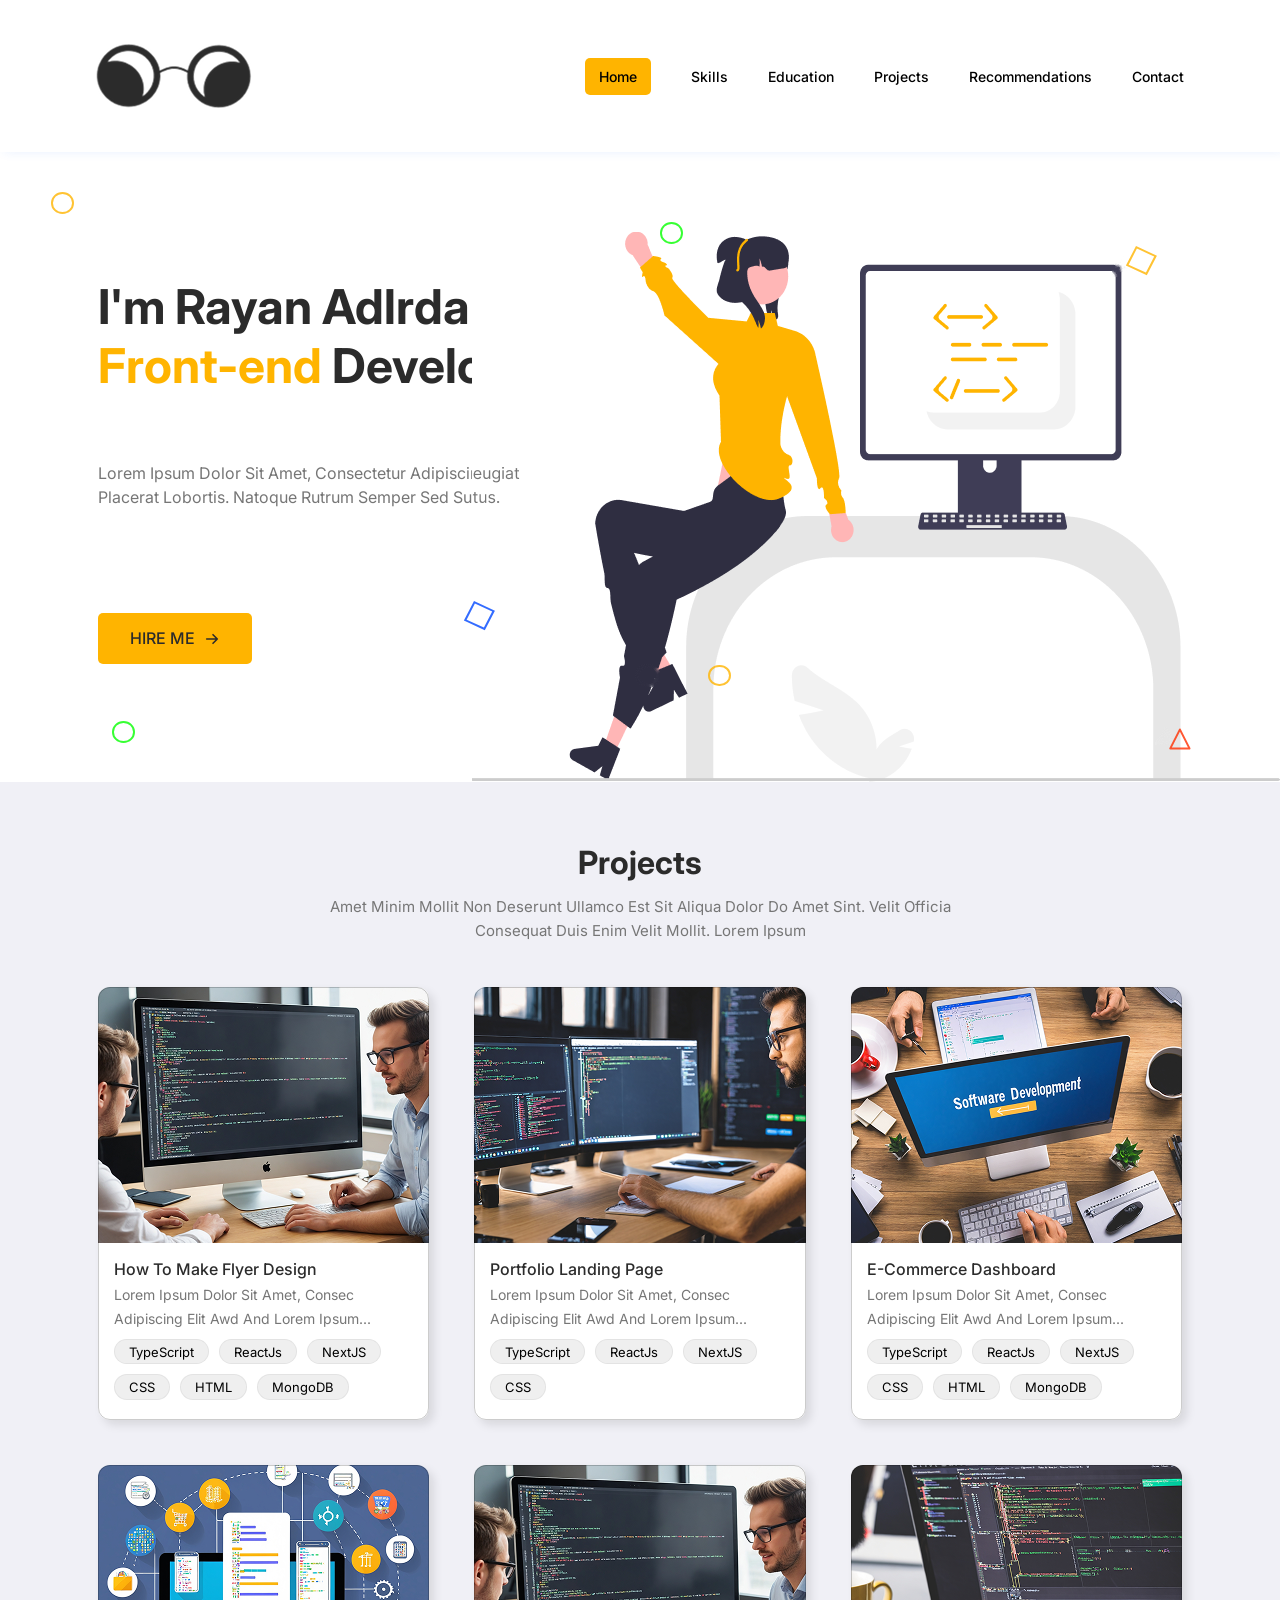
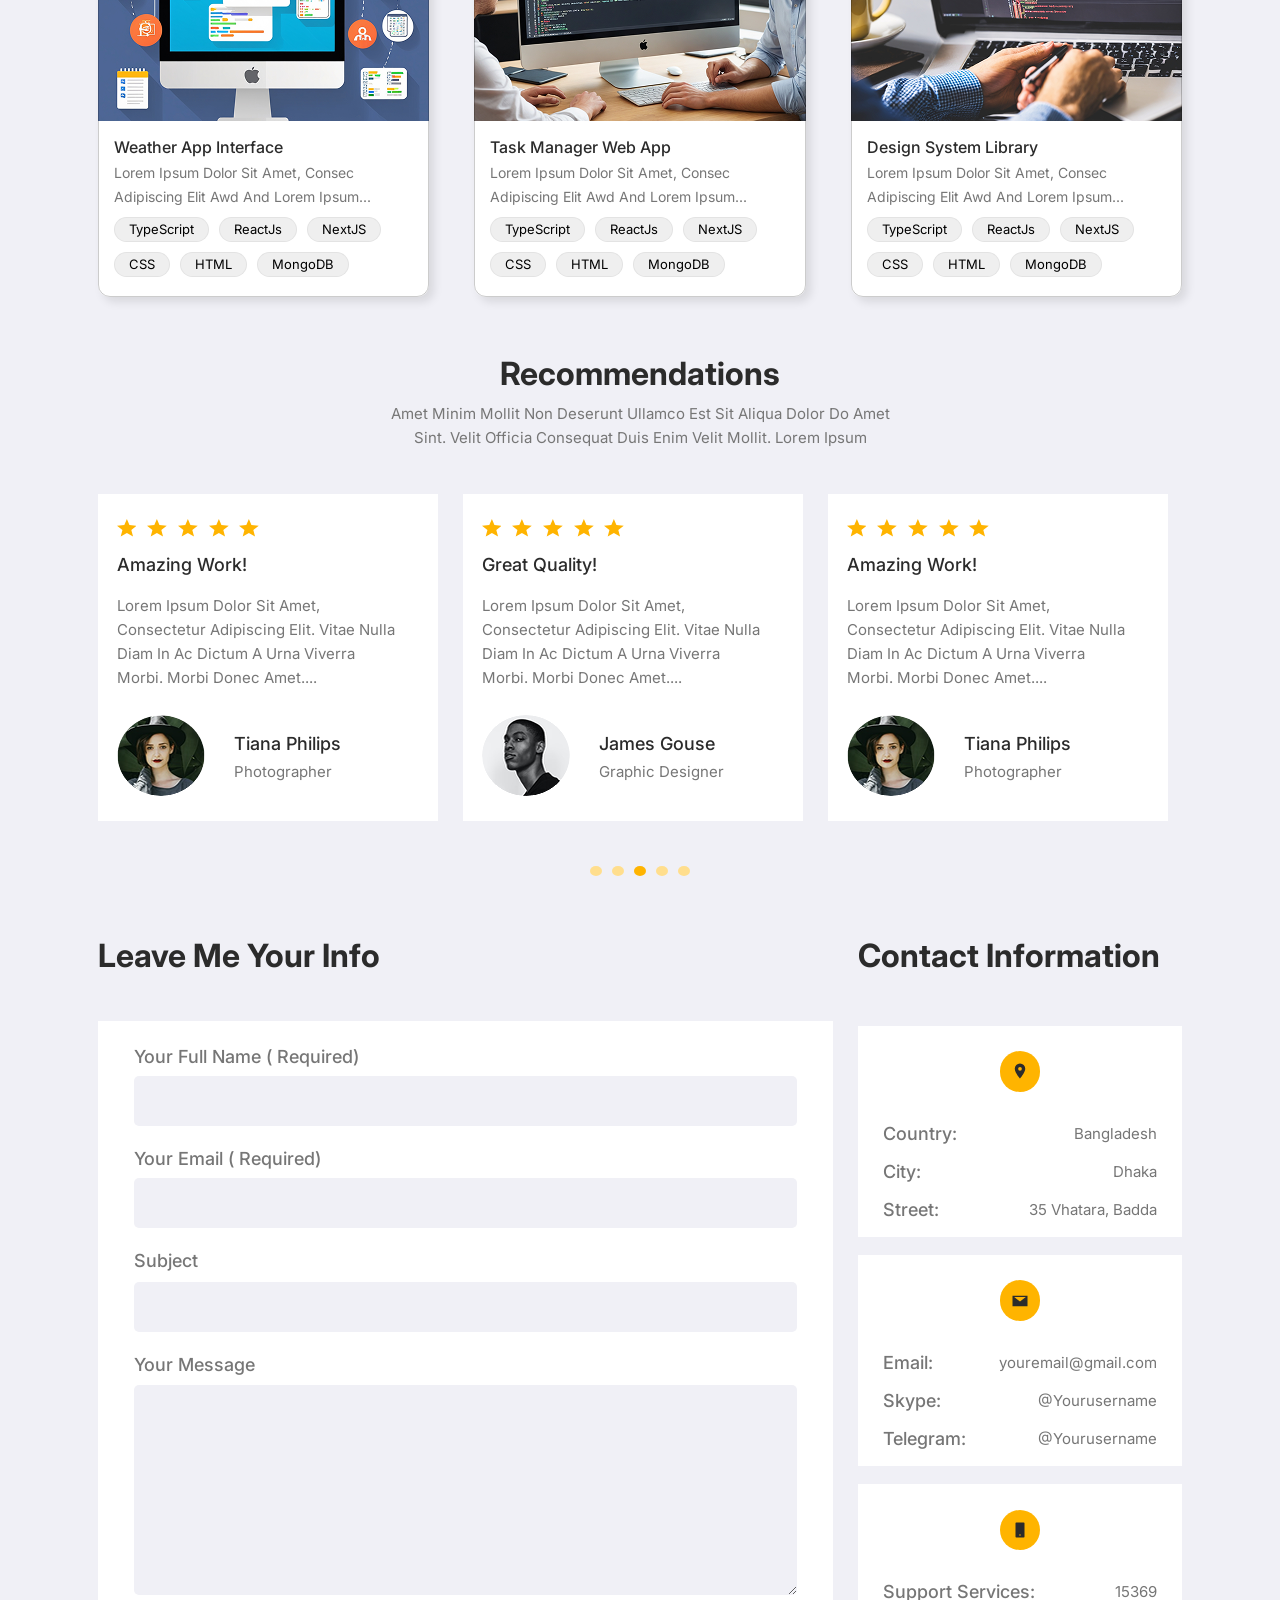
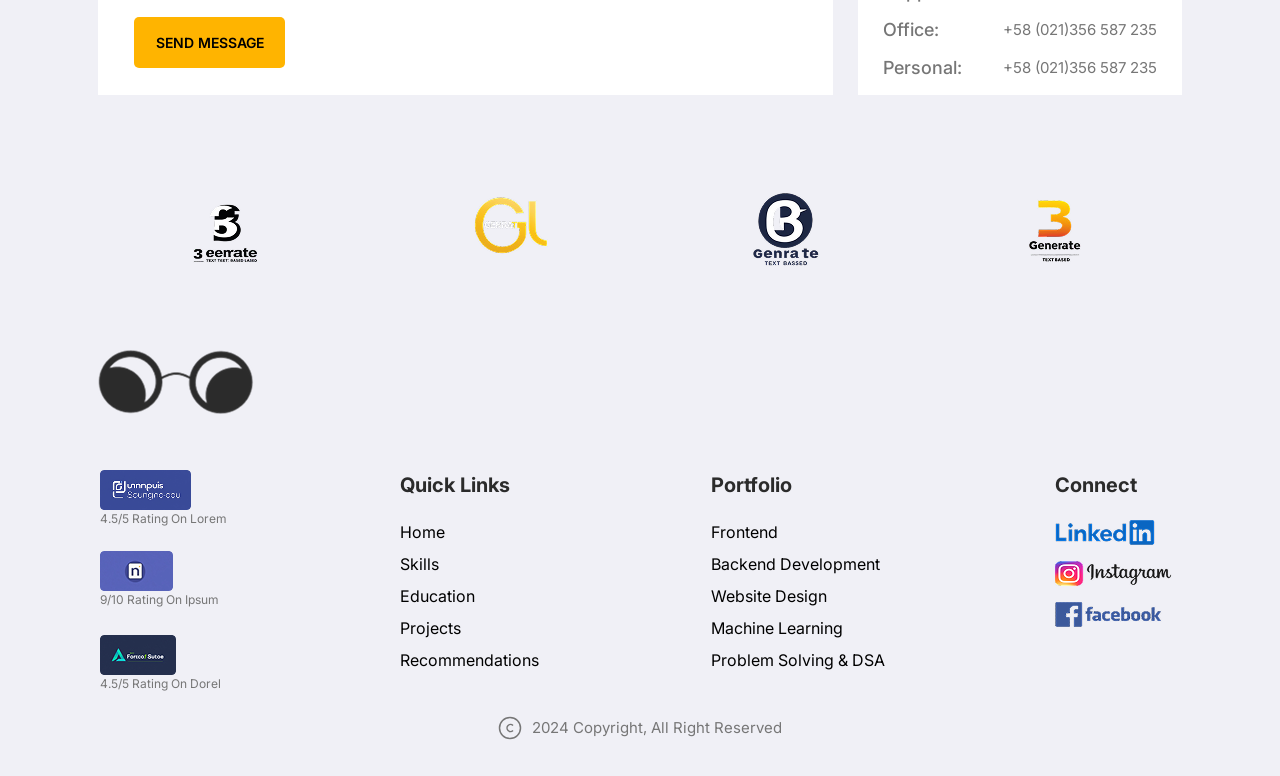
<file: Figma 1/index.html>
<!DOCTYPE html>
<html lang="en">
<head>
<meta charset="UTF-8">
<meta name="viewport" content="width=device-width, initial-scale=1">
<title>Rayan Adlrdard – Front-end Developer</title>
<meta name="description" content="Portfolio of Rayan Adlrdard, front-end developer.">
<link rel="icon" href="assets/icons/logo.png" type="image/png">
<link rel="preconnect" href="https://fonts.googleapis.com">
<link rel="preconnect" href="https://fonts.gstatic.com" crossorigin>
<link rel="stylesheet" href="https://fonts.googleapis.com/css2?family=Inter:wght@400;500;600;700&display=swap">
<link rel="stylesheet" href="css/reset.css">
<link rel="stylesheet" href="css/style.css">
</head>
<body>
<a class="skip-link" href="#main">Skip to content</a>

<header class="site-header" id="home">
  <div class="header-inner">
    <a href="#home" class="brand"><img src="assets/icons/logo.png" alt="Glasses logo – Rayan Adlrdard" width="158" height="76"></a>
    <button class="nav-toggle" aria-expanded="false" aria-controls="nav" aria-label="Toggle menu"><span></span><span></span><span></span></button>
    <nav id="nav" class="nav" aria-label="Primary">
      <ul>
        <li><a class="nav-link active" href="#home" aria-current="page">Home</a></li>
        <li><a class="nav-link" href="#skills">Skills</a></li>
        <li><a class="nav-link" href="#education">Education</a></li>
        <li><a class="nav-link" href="#projects">Projects</a></li>
        <li><a class="nav-link" href="#recommendations">Recommendations</a></li>
        <li><a class="nav-link" href="#contact">Contact</a></li>
      </ul>
    </nav>
  </div>
</header>

<main id="main">
  <section class="hero" aria-labelledby="hero-title">
    <div class="hero-inner">
      <div class="hero-copy">
        <h1 class="hero-title" id="hero-title">I'm Rayan Adlrdard <span class="hero-role"><span class="highlight">Front-end</span> Developer</span></h1>
        <p class="hero-text">Lorem ipsum dolor sit amet, consectetur adipiscing elit. Et, volutpat feugiat placerat lobortis. Natoque rutrum semper sed suspendisse nunc lectus.</p>
        <a class="btn btn-hire" href="#contact">Hire me <svg width="16" height="16" viewBox="0 0 16 16" aria-hidden="true"><path d="M2.7 8h10.6M9 3.7 13.3 8 9 12.3" fill="none" stroke="currentColor" stroke-width="1.6" stroke-linecap="round" stroke-linejoin="round"/></svg></a>
      </div>
      <div class="hero-art"><img class="hero-img" src="assets/images/hero.png" alt="Developer working at a desk with a laptop and monitor" width="808" height="550"></div>
      <span class="shape ring g s1" aria-hidden="true"></span>
      <span class="shape ring g s2" aria-hidden="true"></span>
      <span class="shape ring y s3" aria-hidden="true"></span>
      <span class="shape ring y s4" aria-hidden="true"></span>
      <span class="shape diamond y s5" aria-hidden="true"></span>
      <span class="shape diamond d-blue s6" aria-hidden="true"></span>
      <span class="shape triangle s7" aria-hidden="true"></span>
    </div>
  </section>

  <section class="projects section" id="projects" aria-labelledby="projects-title">
    <div class="container">
      <header class="section-head">
        <h2 id="projects-title">Projects</h2>
        <p>Amet minim mollit non deserunt ullamco est sit aliqua dolor do amet sint. Velit officia consequat duis enim velit mollit. lorem ipsum</p>
      </header>
      <div class="project-grid" id="projectGrid"></div>
    </div>
  </section>

  <section class="recommendations section" id="recommendations" aria-labelledby="rec-title">
    <div class="container">
      <header class="section-head">
        <h2 id="rec-title">Recommendations</h2>
        <p>Amet minim mollit non deserunt ullamco est sit aliqua dolor do amet sint. Velit officia consequat duis enim velit mollit. lorem ipsum</p>
      </header>
      <div class="reviews" role="region" aria-roledescription="carousel" aria-label="Client recommendations">
        <ul class="reviews-track" id="reviewsTrack"></ul>
      </div>
      <div class="slider-dots" role="tablist" aria-label="Choose recommendation" id="sliderDots"></div>
    </div>
  </section>

  <section class="contact section" id="contact" aria-labelledby="contact-title">
    <div class="container contact-grid">
      <div class="contact-form-col">
        <h2 id="contact-title">Leave me your info</h2>
        <form class="contact-form" id="contactForm" novalidate>
          <div class="field"><label for="fullName">Your Full Name ( Required)</label><input id="fullName" name="name" type="text" autocomplete="name" required aria-describedby="err-fullName"><p class="error" id="err-fullName" role="alert"></p></div>
          <div class="field"><label for="email">Your Email ( Required)</label><input id="email" name="email" type="email" autocomplete="email" required aria-describedby="err-email"><p class="error" id="err-email" role="alert"></p></div>
          <div class="field subject"><label for="subject">Subject</label><input id="subject" name="subject" type="text"></div>
          <div class="field"><label for="message">Your Message</label><textarea id="message" name="message" aria-describedby="err-message"></textarea><p class="error" id="err-message" role="alert"></p></div>
          <div class="form-actions"><button type="submit" class="btn btn-send">Send message</button><p class="form-status" id="formStatus" role="status" aria-live="polite"></p></div>
        </form>
      </div>
      <aside class="contact-info-col" aria-labelledby="info-title">
        <h2 id="info-title">Contact information</h2>
        <article class="info-card">
          <span class="info-icon"><svg width="18" height="18" viewBox="0 0 24 24" aria-hidden="true"><path d="M12 2a7 7 0 0 0-7 7c0 5 7 13 7 13s7-8 7-13a7 7 0 0 0-7-7Zm0 9.5A2.5 2.5 0 1 1 12 6.5a2.5 2.5 0 0 1 0 5Z" fill="#2B2B2B"/></svg></span>
          <dl><div><dt>Country:</dt><dd>Bangladesh</dd></div><div><dt>City:</dt><dd>Dhaka</dd></div><div><dt>Street:</dt><dd>35 Vhatara, Badda</dd></div></dl>
        </article>
        <article class="info-card">
          <span class="info-icon"><svg width="18" height="18" viewBox="0 0 24 24" aria-hidden="true"><path d="M2 5h20v14H2V5Zm2.2 1.8L12 12.6l7.8-5.8z" fill="#2B2B2B"/></svg></span>
          <dl><div><dt>Email:</dt><dd><a href="mailto:youremail@gmail.com">youremail@gmail.com</a></dd></div><div><dt>Skype:</dt><dd>@yourusername</dd></div><div><dt>Telegram:</dt><dd>@yourusername</dd></div></dl>
        </article>
        <article class="info-card">
          <span class="info-icon"><svg width="18" height="18" viewBox="0 0 24 24" aria-hidden="true"><path d="M7 2h10a1 1 0 0 1 1 1v18a1 1 0 0 1-1 1H7a1 1 0 0 1-1-1V3a1 1 0 0 1 1-1Zm5 17.5a1 1 0 1 0 0-2 1 1 0 0 0 0 2Z" fill="#2B2B2B"/></svg></span>
          <dl><div><dt>Support services:</dt><dd>15369</dd></div><div><dt>Office:</dt><dd><a href="tel:+5802135658723">+58 (021)356 587 235</a></dd></div><div><dt>Personal:</dt><dd><a href="tel:+5802135658723">+58 (021)356 587 235</a></dd></div></dl>
        </article>
      </aside>
    </div>
  </section>
</main>

<footer class="site-footer">
  <ul class="partners" aria-label="Partners">
    <li><img src="assets/images/partner-3-eanrate.png" alt="3 eanrate" width="140" height="144"></li>
    <li><img src="assets/images/partner-gl.png" alt="GL" width="140" height="144"></li>
    <li><img src="assets/images/partner-genrate.png" alt="Genrate" width="140" height="144"></li>
    <li><img src="assets/images/partner-generate.png" alt="Generate" width="140" height="144"></li>
  </ul>
  <div class="footer-main">
    <div class="container">
      <img class="footer-logo" src="assets/icons/logo.png" alt="Glasses logo" width="158" height="76">
      <div class="footer-grid">
        <ul class="ratings">
          <li><img src="assets/icons/upwork.png" alt="Upwork" width="91" height="40"><span>4.5/5 rating on Lorem</span></li>
          <li><img src="assets/icons/dribbble.png" alt="Dribbble" width="73" height="40"><span>9/10 rating on Ipsum</span></li>
          <li><img src="assets/icons/fiverr.png" alt="Fiverr" width="76" height="40"><span>4.5/5 rating on dorel</span></li>
        </ul>
        <nav class="footer-links" aria-label="Footer">
          <div><h3>Quick Links</h3><ul><li><a href="#home">Home</a></li><li><a href="#skills">Skills</a></li><li><a href="#education">Education</a></li><li><a href="#projects">Projects</a></li><li><a href="#recommendations">Recommendations</a></li></ul></div>
          <div><h3>Portfolio</h3><ul><li><a href="#projects">Frontend</a></li><li><a href="#projects">Backend Development</a></li><li><a href="#projects">Website Design</a></li><li><a href="#projects">Machine Learning</a></li><li><a href="#projects">Problem Solving &amp; DSA</a></li></ul></div>
          <div class="connect"><h3>Connect</h3><ul>
            <li><a href="https://www.linkedin.com" target="_blank" rel="noopener"><img src="assets/icons/linkedin.png" alt="LinkedIn" width="100" height="25"></a></li>
            <li><a href="https://www.instagram.com" target="_blank" rel="noopener"><img src="assets/icons/instagram.png" alt="Instagram" width="125" height="25"></a></li>
            <li><a href="https://www.facebook.com" target="_blank" rel="noopener"><img src="assets/icons/facebook.png" alt="Facebook" width="107" height="25"></a></li>
          </ul></div>
        </nav>
      </div>
    </div>
  </div>
  <p class="copyright"><svg width="24" height="24" viewBox="0 0 24 24" aria-hidden="true"><circle cx="12" cy="12" r="10.5" fill="none" stroke="#767676" stroke-width="1.5"/><path d="M15 9.5a3.5 3.5 0 1 0 0 5" fill="none" stroke="#767676" stroke-width="1.5"/></svg>2024 Copyright, All right reserved</p>
</footer>
<script src="js/main.js"></script>
</body>
</html>
</file>
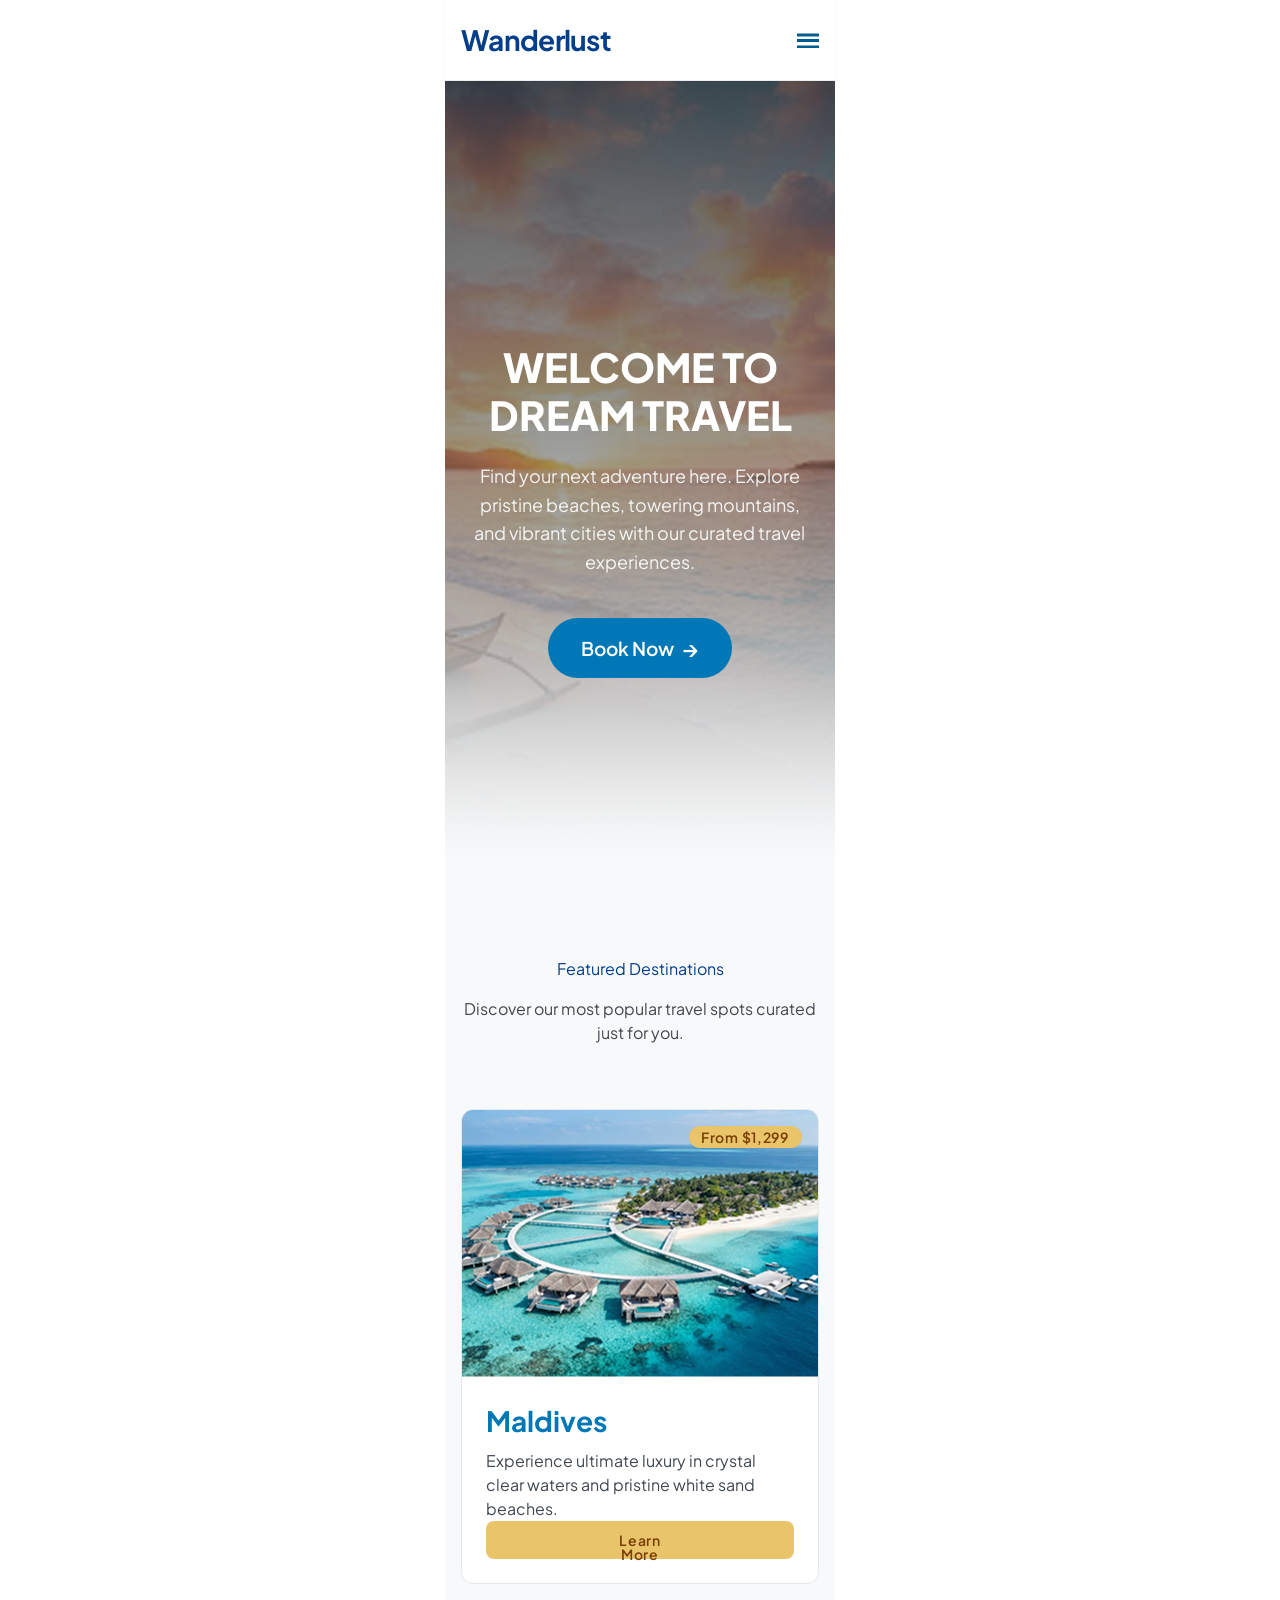
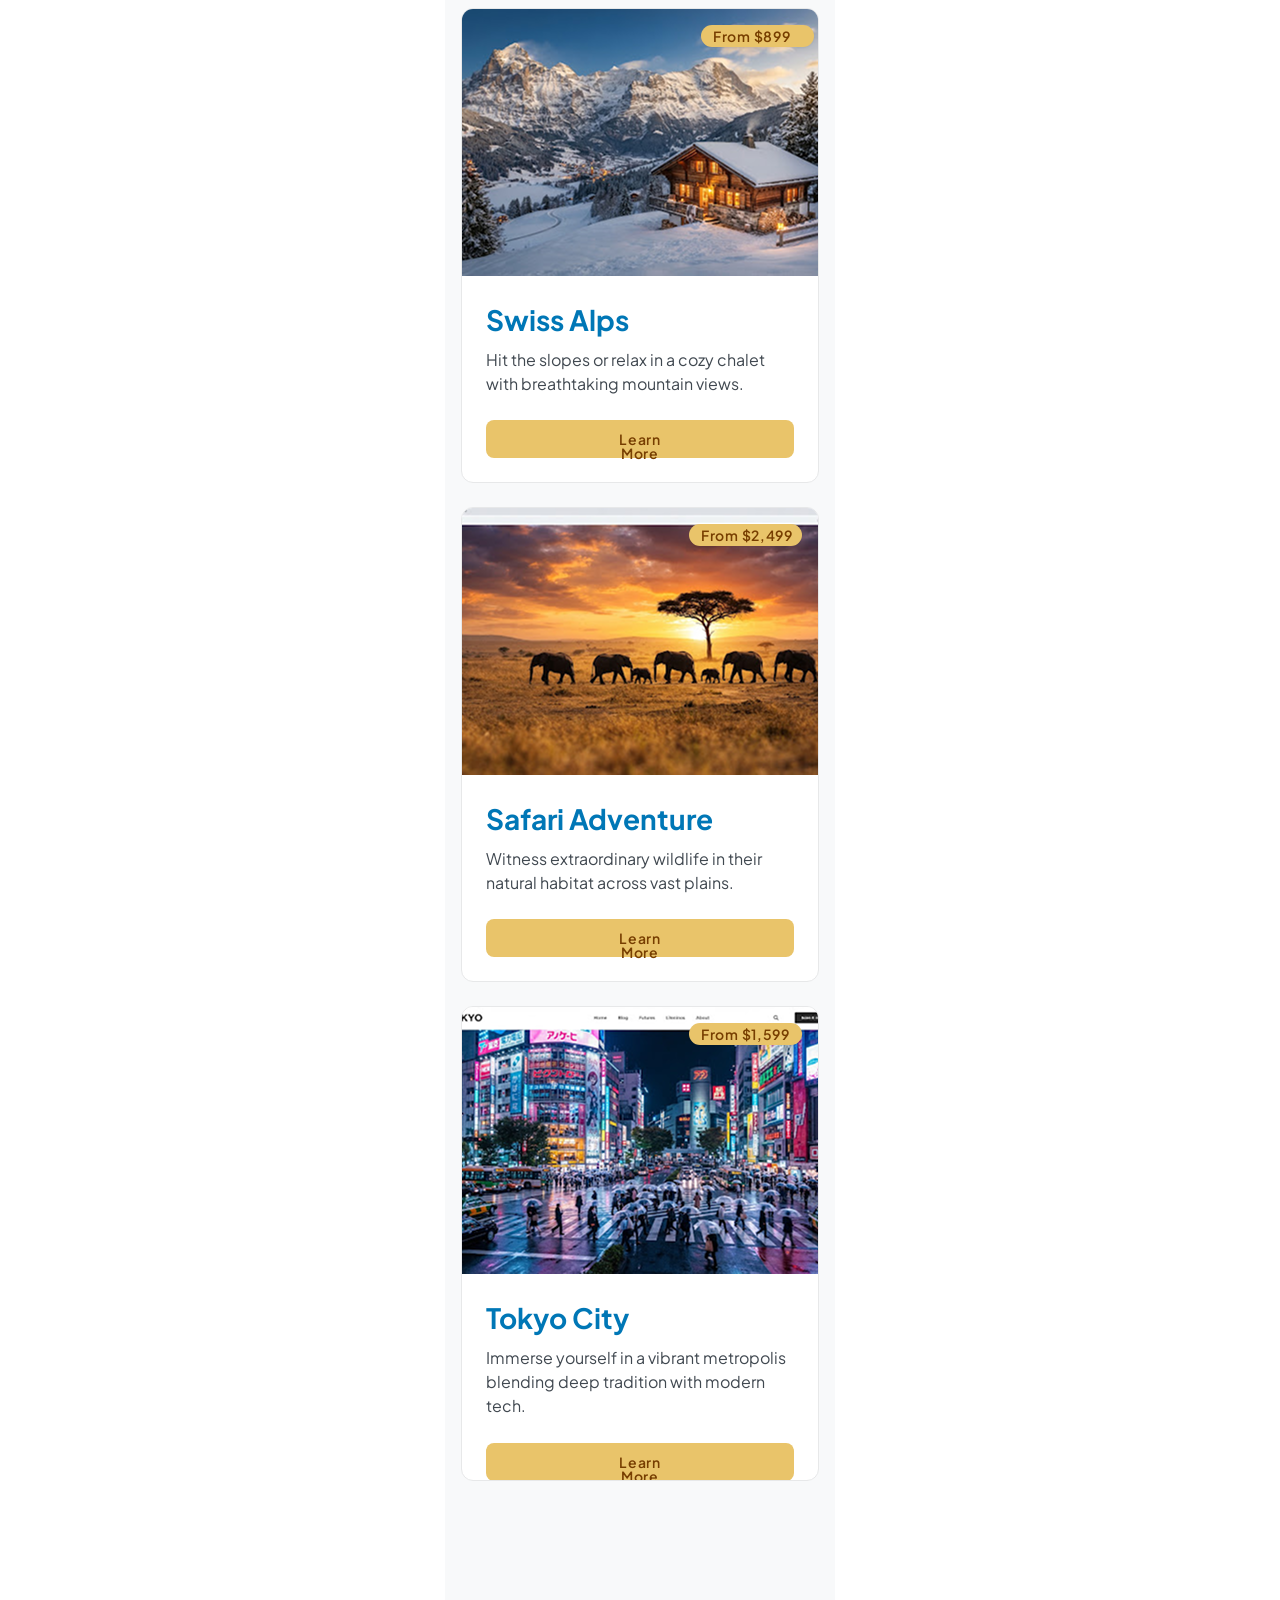
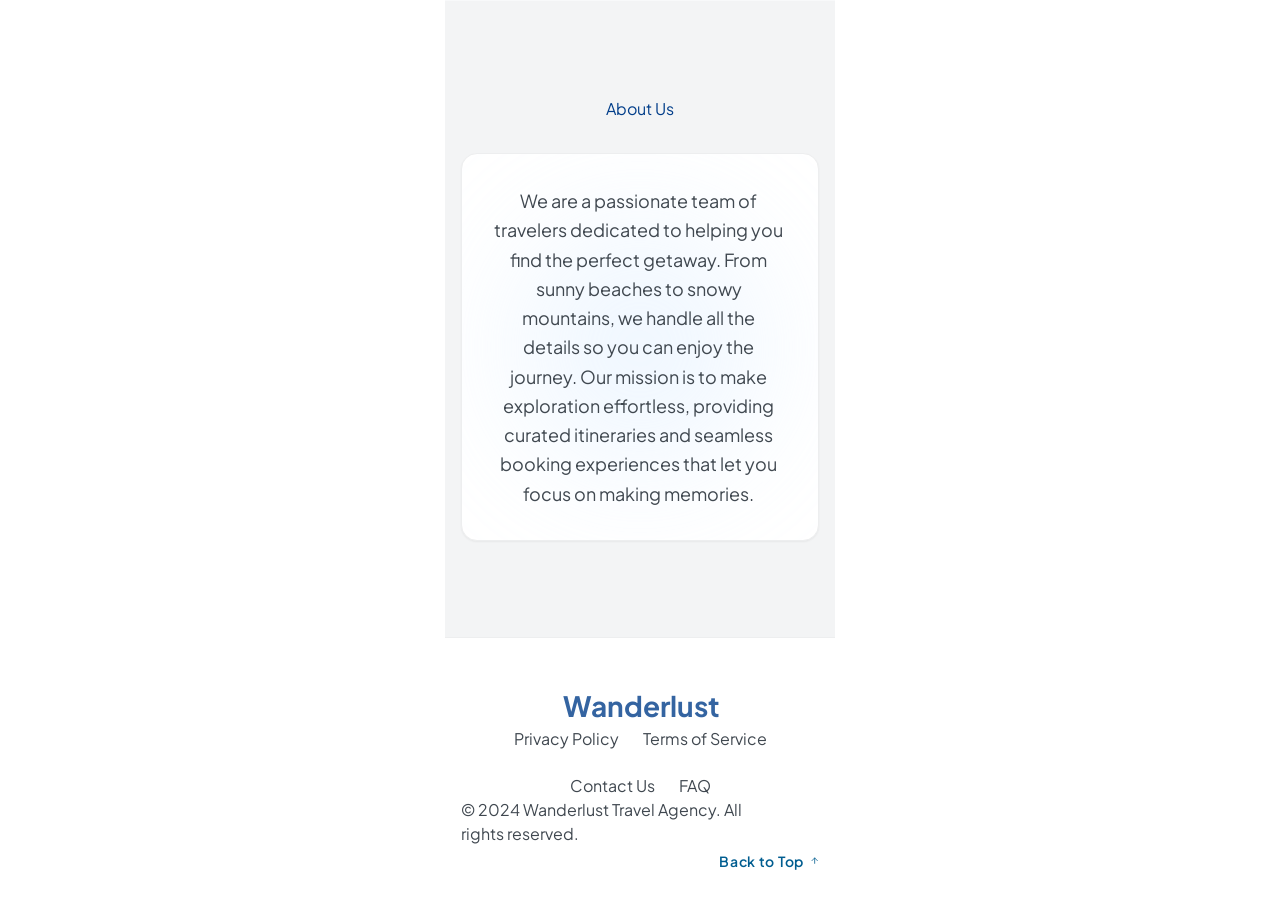
<file: Figma 2/index.html>
<!DOCTYPE html>
<html lang="en">
<head>
    <meta charset="UTF-8">
    <meta name="viewport" content="width=device-width, initial-scale=1.0">

    <title>Wanderlust</title>

    <link rel="preconnect" href="https://fonts.googleapis.com">
    <link rel="preconnect" href="https://fonts.gstatic.com" crossorigin>

    <link href="https://fonts.googleapis.com/css2?family=Plus+Jakarta+Sans:wght@400;500;600;700&display=swap" rel="stylesheet">

    <link rel="stylesheet" href="Style.css">
</head>
<body>

    
<header class="header">
    <div class="header-container">

        <a href="#home" class="logo">Wanderlust</a>

        <nav class="header-nav" id="headerNav">
            <a href="#home">Home</a>
            <a href="#destinations">Destinations</a>
            <a href="#about">About Us</a>
            <a href="#booking" class="header-book-btn">Book Now</a>
        </nav>

        <button class="menu-button" id="menuButton" aria-label="Toggle menu">
            <svg width="22.5" height="15" viewBox="0 0 22.5 15" fill="none">
                <path d="M0 2H22.5M0 7.5H22.5M0 14H22.5"
                stroke="#005D90" stroke-width="3"/>
            </svg>
        </button>

    </div>
</header>


    <main class="main-content">

        <!-- HERO SECTION -->
        <section class="hero">

            <div class="hero-background"></div>
            <div class="hero-overlay"></div>

            <div class="hero-container">

                <div class="hero-heading-container">
                    <h1 class="hero-heading">
                        WELCOME TO DREAM TRAVEL
                    </h1>
                </div>

                <div class="hero-description-container">
                    <p class="hero-description">
                        Find your next adventure here. Explore
                        pristine beaches, towering mountains,
                        and vibrant cities with our curated travel
                        experiences.
                    </p>
                </div>
                <!-- BOOK NOW BUTTON -->
<div class="hero-button-container">
    <a href="#destinations" class="hero-book-btn">
        Book  Now
        <span>→</span>
    </a>
</div>

            </div>

        </section>

        
<!-- DESTINATION SECTION -->
<section class="destination-section">

    <!-- Section Heading -->
   <div class="destination-container">
    <div class="destination-heading">
        <h2>Featured Destinations</h2>
    </div>

    <div class="destination-subheading-container">
        <p>Discover our most popular travel spots curated just for you.</p>
    </div>
</div>

    <!-- Destination Grid -->
    <div class="destination-grid">

        <!-- Card 1: Maldives -->
        <article class="destination-card">

            <div class="destination-image-container">
                <img src="imges/img_card1.png" alt="Maldives">

                <div class="price-badge">
                    <span>From $1,299</span>
                </div>
            </div>

            <div class="destination-card-content">

                <div class="destination-title-container">
                    <h3>Maldives</h3>
                </div>

                <div class="destination-description-container">
                    <p>
                        Experience ultimate luxury in crystal clear
                        waters and pristine white sand beaches.
                    </p>
                </div>

                <button class="destination-button">
                    <span>Learn More</span>
                </button>

            </div>

        </article>

        <!-- Card 2 -->
        <article class="destination-card">
            <div class="destination-image-container">
                <img src="imges/img_card2.png" alt="Swiss Alps">
            
               <div class="price-badge">
                    <span>From $899</span>
                </div>
            </div>    
            <div class="destination-card-content">
                <div class="destination-title-container">
                    <h3>Swiss Alps</h3>
                </div>

                <div class="destination-description-container">
                    <p>Hit the slopes or relax in a cozy chalet
                        with breathtaking mountain views.
                    </p>
                </div>

                <button class="destination-button">
                    <span>Learn More</span>
                </button>
            </div>
        </article>

        <!-- Card 3 -->
        <article class="destination-card">
            <div class="destination-image-container">
                <img src="imges/img_card3.png" alt="Safari Adventure">
            
                <div class="price-badge">
                    <span>From $2,499</span>
                </div>
             </div>   
            <div class="destination-card-content">
                <div class="destination-title-container">
                    <h3>Safari Adventure</h3>
                </div>

                <div class="destination-description-container">
                    <p>
                        Witness extraordinary wildlife in their
natural habitat across vast plains.
                    </p>
                </div>

                <button class="destination-button">
                    <span>Learn More</span>
                </button>
            </div>
        </article>

        <!-- Card 4 -->
        <article class="destination-card">
            <div class="destination-image-container">
                <img src="imges/img card4.png" alt="Tokyo city">
            
                <div class="price-badge">
                    <span>From $1,599</span>
               
                </div>
             </div>   
            <div class="destination-card-content">
                <div class="destination-title-container">
                    <h3>Tokyo City</h3>
                </div>

                <div class="destination-description-container">
                    <p>
                        Immerse yourself in a vibrant metropolis
blending deep tradition with modern
tech.
                    </p>
                </div>

                <button class="destination-button">
                    <span>Learn More</span>
                </button>
                <button class="destination-button">
    <span>Book Now</span>
</button>
            </div>
        </article>

    </div>

</section>


        <section class="about-section">
    <div class="about-container">

        <div class="about-heading-container">
            <h2>About Us</h2>
        </div>

        <div class="about-card">
            <div class="about-decoration"></div>

            <div class="about-text-container">
                <p>
                    We are a passionate team of travelers dedicated to helping you
                    find the perfect getaway. From sunny beaches to snowy
                    mountains, we handle all the details so you can enjoy the
                    journey. Our mission is to make exploration effortless,
                    providing curated itineraries and seamless booking
                    experiences that let you focus on making memories.
                </p>
            </div>
        </div>

    </div>
</section>

<footer class="footer">
    <div class="footer-container">

        <!-- Logo -->
        <div class="footer-logo-container">
            <a href="#" class="footer-logo">Wanderlust</a>
        </div>

        <!-- Navigation Links -->
        <nav class="footer-nav">
            <a href="#" class="footer-link">Contact Us</a>
            <a href="#" class="footer-link">FAQ</a>
            <a href="#" class="footer-link">Terms of Service</a>
            <a href="#" class="footer-link">Privacy Policy</a>
        </nav>

        <!-- Copyright and Back to Top -->
        <div class="footer-bottom-container">

            <div class="footer-copyright-container">
                <p class="footer-copyright">
                    © 2024 Wanderlust Travel Agency. All rights reserved.
                </p>
            </div>

            <a href="#" class="back-to-top">
                <span>Back to Top</span>
                <svg class="back-to-top-icon" width="9.33" height="9.33"
                     viewBox="0 0 24 24" fill="none">
                    <path d="M12 19V5M5 12L12 5L19 12"
                          stroke="#005D90" stroke-width="2"
                          stroke-linecap="round"
                          stroke-linejoin="round"/>
                </svg>
            </a>

        </div>

    </div>
</footer>

    </main>

   
    <script src="app.js"></script>

</body>
</html>
</file>
<file: Figma 1/css/style.css>
/* Design tokens — measured from the Figma export (frame 1440 x 3977) */
:root{
  --primary-accent:#FFB400;--accent-soft:#FFDE8D;
  --bg-page:#F0F0F6;--bg-card:#FFFFFF;
  --text-primary:#2B2B2B;--text-muted:#767676;--chip-bg:#EFEFEF;
  --gutter:98px;--section-gap:60px;
  --radius-sm:5px;--radius-md:12px;--radius-pill:50px;--radius-round:50%;
  --shadow-card:5px 5px 10px rgba(0,0,0,.1);
  --shadow-nav:4px 0 10px rgba(47,122,249,.1);
  --font-family:'Inter',-apple-system,BlinkMacSystemFont,'Segoe UI',sans-serif;
}
body{font-family:var(--font-family);background:var(--bg-page);color:var(--text-primary)}
:focus-visible{outline:3px solid var(--primary-accent);outline-offset:3px;border-radius:4px}
.skip-link{position:absolute;left:-999px;top:8px;background:var(--text-primary);color:#fff;padding:8px 14px;z-index:100;border-radius:var(--radius-sm)}
.skip-link:focus{left:8px}
.container{width:100%;max-width:1440px;margin-inline:auto;padding-inline:var(--gutter)}
.section{margin-top:var(--section-gap)}
h2{font-size:32px;font-weight:700;text-transform:capitalize}
.section-head{display:flex;flex-direction:column;align-items:center;gap:12px;text-align:center;margin:0 auto 45px}
.section-head p{font-size:15px;line-height:24px;height:47px;color:var(--text-muted);text-transform:capitalize}
#projects .section-head{max-width:654px}
#projects h2{line-height:41.26px}
#recommendations .section-head{max-width:502px}
#recommendations h2{line-height:33px}

/* Header: 152px = 38 + 76 + 38 */
.site-header{position:sticky;top:0;z-index:50;background:#fff;box-shadow:var(--shadow-nav)}
.header-inner{display:flex;justify-content:space-between;align-items:center;padding:38px 96px;max-width:1440px;margin:auto;transition:padding .3s ease}
.brand img{width:158px;height:76px;transition:width .3s ease,height .3s ease}
.nav ul{display:flex;gap:40px;align-items:center}
.nav li:first-child{padding-inline:14px}
.nav-link{position:relative;display:block;padding:10px 0;font-size:14px;line-height:17px;font-weight:500;color:#000;transition:color .25s ease}
.nav-link::before{content:"";position:absolute;inset:0 -14px;border-radius:var(--radius-sm);background:var(--primary-accent);opacity:0;z-index:-1;transition:opacity .25s ease}
.nav li:first-child .nav-link::before{inset:0 -14px}
.nav-link:hover::before{opacity:.3}
.nav-link.active::before{opacity:1}
.nav-toggle{display:none;width:44px;height:44px;flex-direction:column;justify-content:center;align-items:center;gap:5px}
.nav-toggle span{width:24px;height:2px;background:var(--text-primary);transition:transform .25s,opacity .25s}
.nav-toggle[aria-expanded="true"] span:nth-child(1){transform:translateY(7px) rotate(45deg)}
.nav-toggle[aria-expanded="true"] span:nth-child(2){opacity:0}
.nav-toggle[aria-expanded="true"] span:nth-child(3){transform:translateY(-7px) rotate(-45deg)}
.site-header.compact .header-inner{padding-block:12px}
.site-header.compact .brand img{width:104px;height:50px}

/* Buttons */
.btn{display:inline-flex;align-items:center;justify-content:center;background:var(--primary-accent);color:var(--text-primary);border-radius:var(--radius-sm);transition:transform .25s ease,box-shadow .25s ease}
.btn:hover{transform:translateY(-2px);box-shadow:0 8px 18px rgba(255,180,0,.4)}
.btn:disabled{opacity:.6;cursor:progress;transform:none}
.btn-hire{width:154px;height:51px;gap:9px;font-size:16px;line-height:19px;font-weight:500;text-transform:uppercase}
.btn-send{width:151px;height:50.83px;font-size:14px;line-height:17px;font-weight:600;text-transform:uppercase;color:#000}

/* Hero: 630px tall, content starts 125px in, art pinned bottom-right (808 x 550) */
.hero{background:#fff;overflow:hidden}
.hero-inner{position:relative;max-width:1440px;height:630px;margin:0 auto;padding:125px 98px 0}
.hero-title{font-size:48px;line-height:1.236;font-weight:700;min-height:160px;margin-bottom:23.93px;max-width:722px}
.hero-role{display:block}
.highlight{color:var(--primary-accent)}
.hero-text{font-size:16px;line-height:24px;width:600.84px;max-width:100%;min-height:118.72px;margin-bottom:33.65px;color:var(--text-muted);text-transform:capitalize}
.hero-art{position:absolute;right:0;bottom:0;width:808px;height:550.41px}
.hero-img{width:100%;height:100%;animation:breathe 7s ease-in-out infinite}
.shape{position:absolute;display:block;width:22.83px;height:21.58px;border:2px solid;animation:float 6s ease-in-out infinite;transform-origin:0 0}
.ring{border-radius:50%}
.g{border-color:rgba(5,255,0,.8)}.y{border-color:rgba(255,180,0,.8)}
.diamond{width:22.6px;height:21.83px;transform:matrix(.91,.42,-.46,.89,0,0)}
.d-blue{border-color:rgba(0,71,255,.8)}
.triangle{border:0;background:url("data:image/svg+xml,%3Csvg xmlns='http://www.w3.org/2000/svg' viewBox='0 0 23 22'%3E%3Cpath d='M11.4 1.5 21.6 20.5H1.2z' fill='none' stroke='rgba(255,46,0,.8)' stroke-width='2' stroke-linejoin='round'/%3E%3C/svg%3E") center/100% 100% no-repeat}
.s1{left:51.56%;top:70.15px}.s2{left:8.74%;top:569.29px;animation-delay:-3s}
.s3{left:55.31%;top:512.58px;animation-delay:-2s}.s4{left:3.99%;top:40.47px;animation-delay:-4s}
.s5{left:88.76%;top:93.97px;animation-delay:-2.5s}.s6{left:37.07%;top:449.23px;animation-delay:-5s}
.s7{left:91.29%;top:576.04px;animation-delay:-1.5s}
@keyframes float{0%,100%{translate:0 0}50%{translate:0 -12px}}
@keyframes breathe{0%,100%{transform:translateY(0)}50%{transform:translateY(-6px)}}

/* Projects: 3 x 385 cards, 45px gaps, 256px image, 16/16/20 body */
.project-grid{display:grid;grid-template-columns:repeat(3,1fr);gap:45px}
.project-card{position:relative;display:flex;flex-direction:column;background:var(--bg-card);border-radius:var(--radius-md);box-shadow:var(--shadow-card);transition:transform .3s cubic-bezier(.16,1,.3,1),box-shadow .3s ease}
.project-card::after{content:"";position:absolute;inset:0;border:1px solid rgba(0,0,0,.2);border-radius:var(--radius-md);pointer-events:none}
.project-card:hover{transform:translateY(-6px);box-shadow:0 12px 30px rgba(0,0,0,.08)}
.project-card img{width:100%;height:256px;object-fit:cover;border-radius:var(--radius-md) var(--radius-md) 0 0}
.card-body{display:flex;flex-direction:column;gap:15px;padding:16px 16px 20px}
.card-text{height:64.89px}
.card-text h3{font-size:16px;line-height:20.22px;font-weight:500;text-transform:capitalize}
.card-text p{margin-top:3.67px;height:41px;font-size:14px;line-height:24px;color:var(--text-muted);text-transform:capitalize}
.tags{display:flex;flex-wrap:wrap;gap:10px}
.tags li{height:25.28px;padding:0 14px;display:flex;align-items:center;font-size:13px;line-height:24px;background:var(--chip-bg);border:1px solid rgba(0,0,0,.05);border-radius:var(--radius-pill);color:#000;text-transform:capitalize}

/* Recommendations: 340 x 327 cards, 25px gap, clipped to the 1244 content width */
.reviews{overflow:hidden}
.reviews-track{display:flex;gap:25px;transition:transform .5s cubic-bezier(.16,1,.3,1);will-change:transform}
.review{flex:0 0 340px;height:327px;background:var(--bg-card);padding:25.36px 34px 0 18.65px}
.stars{display:flex;gap:10.96px;height:17.58px}
.stars svg{width:19.75px;height:17.58px;fill:var(--primary-accent)}
.review h3{margin-top:16.84px;font-size:18px;line-height:22.27px;font-weight:500;text-transform:capitalize}
.review blockquote{margin-top:18.2px;height:90.1px;font-size:15px;line-height:24px;color:var(--text-muted);text-transform:capitalize}
.author{display:flex;align-items:flex-start;gap:29.6px;margin-top:30.4px}
.author img{width:88px;height:81px;object-fit:cover;flex:none;border-radius:50%}
.author strong{display:block;margin-top:18.2px;font-size:18px;line-height:22.27px;font-weight:500;text-transform:capitalize}
.author span{display:block;margin-top:5.07px;font-size:15px;line-height:24px;color:var(--text-muted);text-transform:capitalize}
.slider-dots{display:flex;justify-content:center;gap:10px;margin-top:45px;height:10.07px}
.slider-dot{width:10px;height:10.07px;border-radius:50%;background:var(--accent-soft);transition:background-color .25s ease,transform .25s ease}
.slider-dot:hover{transform:scale(1.3)}
.slider-dot.active{background:var(--primary-accent)}

/* Contact: 846 form panel + 25 gap + 373 info column */
.contact-grid{display:grid;grid-template-columns:minmax(0,846fr) minmax(0,373fr);gap:25px;align-items:start}
.contact-form-col h2{line-height:40.21px;margin-bottom:45px}
.contact-form{background:#fff;padding:25px 36px 27.29px;display:grid;gap:22px}
.field{position:relative;display:grid;gap:8.02px}
.field.subject{gap:10.02px}
.field label{font-size:18px;line-height:22.04px;font-weight:500;color:var(--text-muted);text-transform:capitalize}
.field input,.field textarea{width:100%;height:50px;background:var(--bg-page);border:0;border-radius:var(--radius-sm);padding:0 16px;font-size:16px}
.field textarea{height:210.42px;padding:14px 16px;resize:vertical}
.field input:focus-visible,.field textarea:focus-visible{outline:2px solid var(--primary-accent);outline-offset:1px}
.field [aria-invalid="true"]{outline:2px solid #d93025}
.error{position:absolute;right:0;top:4px;font-size:12px;color:#d93025}
.form-actions{display:flex;align-items:center;gap:16px}
.form-status{font-size:14px;color:#1e7e34}
.contact-info-col{display:flex;flex-direction:column}
.contact-info-col h2{height:39px;line-height:39px;margin-bottom:51.15px}
.info-card{background:#fff;padding:25.13px 25.18px 15.08px;margin-bottom:18.1px}
.info-card:last-child{margin-bottom:0}
.info-icon{display:grid;place-items:center;width:40.29px;height:40.21px;margin:0 auto 30.08px;border-radius:var(--radius-round);background:var(--primary-accent)}
.info-card dl{display:grid;gap:14.07px;margin:0}
.info-card dl>div{display:flex;justify-content:space-between;align-items:center;height:24.13px}
.info-card dt{font-size:18px;line-height:22.12px;font-weight:500;color:var(--text-muted);text-transform:capitalize}
.info-card dd{margin:0;font-size:15px;line-height:24px;color:var(--text-muted);text-align:right;text-transform:capitalize}
.info-card dd a{text-transform:none}
.info-card dd a:hover{color:var(--text-primary);text-decoration:underline}

/* Footer: 144 logos + 401 links block + 56 copyright + 20 padding = 621 */
.site-footer{margin-top:var(--section-gap);padding-bottom:20px}
.partners{position:relative;width:970px;max-width:100%;height:144px;margin:0 auto}
.partners li{position:absolute;top:0;width:140px}
.partners li:nth-child(1){left:0}.partners li:nth-child(2){left:284px}.partners li:nth-child(3){left:561px}.partners li:nth-child(4){left:830px}
.footer-main{height:401px;padding-top:45px}
.footer-logo{margin-bottom:50px}
.footer-grid{display:flex;gap:120px;height:230px}
.ratings{display:flex;flex-direction:column;gap:20px;width:177px;margin:0 auto}
.ratings span{display:block;font-size:12px;line-height:18px;color:var(--text-muted);text-transform:capitalize}
.ratings li:nth-child(1) span{height:21px}.ratings li:nth-child(2) span{height:24px}.ratings li:nth-child(3) span{height:25px}
.ratings img{height:40px;border-radius:4px}
.footer-links{display:flex;gap:170px;width:780px;margin:0 auto}
.footer-links div:nth-child(1){width:141px}.footer-links div:nth-child(2){width:174px}.footer-links div:nth-child(3){width:125px}
.site-footer h3{font-size:20px;line-height:30px;font-weight:700;margin-bottom:20px;text-transform:capitalize}
.footer-links ul{display:grid;gap:8px}
.footer-links ul a{display:block;font-size:16px;line-height:24px;color:#000;text-transform:capitalize;transition:color .25s}
.footer-links ul a:hover{color:var(--primary-accent)}
.connect ul{gap:16px}
.connect ul a:hover{opacity:.7}
.connect img{height:25px}
.copyright{display:flex;justify-content:center;align-items:center;gap:10px;height:56px;font-size:15px;line-height:24px;color:var(--text-muted);text-transform:capitalize}

/* Responsive */
@media (max-width:1200px){
  :root{--gutter:40px}
  .header-inner{padding-inline:40px}
  .nav ul{gap:20px}
  .project-grid{grid-template-columns:repeat(2,1fr)}
  .contact-grid{grid-template-columns:1fr}
  .footer-main{height:auto;padding-bottom:20px}
  .footer-grid{height:auto;flex-wrap:wrap;gap:40px}
  .ratings,.footer-links{margin:0}
  .footer-links{width:auto;gap:60px;flex-wrap:wrap}
}
@media (max-width:1000px){
  .hero-inner{height:auto;padding-top:48px}
  .hero-art{position:relative;width:100%;max-width:560px;height:auto;margin:32px auto 0}
  .shape{display:none}
  .hero-title{min-height:0}.hero-text{min-height:0}
}
@media (max-width:860px){
  .nav-toggle{display:flex}
  .nav{position:absolute;left:0;right:0;top:100%;background:#fff;box-shadow:0 12px 20px rgba(0,0,0,.08);max-height:0;overflow:hidden;transition:max-height .3s ease}
  .nav.open{max-height:420px}
  .nav ul{flex-direction:column;align-items:flex-start;gap:6px;padding:12px 38px 20px}
  .partners{display:flex;flex-wrap:wrap;justify-content:center;height:auto;gap:10px}
  .partners li{position:static;width:100px}
}
@media (max-width:600px){
  :root{--gutter:20px}
  .header-inner{padding:16px 20px}
  .brand img{width:104px;height:50px}
  .hero-title{font-size:32px}
  h2{font-size:26px}
  .project-grid{grid-template-columns:1fr}
  .review{flex-basis:290px}
  .contact-form{padding:20px}
  .section-head p{height:auto}
}
@media (prefers-reduced-motion:reduce){
  *,*::before,*::after{animation:none!important;transition:none!important;scroll-behavior:auto!important}
}
</file>
<file: Figma 2/Style.css>
* {
    margin: 0;
    padding: 0;
    box-sizing: border-box;
}

body {
    width: 390px;
    margin: 0 auto;
    font-family: "Plus Jakarta Sans", sans-serif;
    background: #FFFFFF;
}

/* HEADER */


/* HEADER */
.header {
    position: relative;
    z-index: 1000;

    width: 390px;
    height: 81px;
    background: #FFFFFFE5;
    border-bottom: 1px solid #BFC7D14D;
    box-shadow: 0px 1px 2px 0px #0000000D;
    backdrop-filter: blur(12px);
    -webkit-backdrop-filter: blur(12px);
}

.header-container {
    width: 390px;
    height: 80px;
    max-width: 1536px;
    padding-left: 16px;
    padding-right: 16px;

    display: flex;
    align-items: center;
    justify-content: space-between;
}

.logo {
    width: 149.33px;
    height: 40px;
    display: flex;
    align-items: center;

    color: #023E8A;
    font-size: 28px;
    font-weight: 700;
    line-height: 39.2px;
    letter-spacing: -0.7px;
    text-decoration: none;
}

.menu-button {
    width: 22.5px;
    height: 18px;

    display: flex;
    align-items: center;
    justify-content: center;

    border: none;
    background: transparent;
    padding: 0;
    cursor: pointer;

    transform: translateX(0);
}

.menu-button svg {
    width: 22.5px;
    height: 15px;
    flex-shrink: 0;
}

/* HEADER NAVIGATION */
.header-nav {
    display: none;
    width: 358px;
    height: 80px;
    align-items: center;
    justify-content: space-between;
}

.header-nav a {
    font-family: "Plus Jakarta Sans", sans-serif;
    font-size: 14px;
    font-weight: 500;
    color: #023E8A;
    text-decoration: none;
    white-space: nowrap;
}

.header-nav .header-book-btn {
    padding: 10px 14px;
    border-radius: 8px;
    background: #E9C46A;
    color: #773E00;
}

/* MENU OPEN */
.header.menu-open .logo {
    display: none;
}

.header.menu-open .header-nav {
    display: flex;
}

.header.menu-open .menu-button {
    display: none;
}


/* MAIN CONTENT */

.main-content {
    width: 390px;
    height: 3756px;
}

/* HERO SECTION */

.hero {
    position: relative;
    width: 390px;
    height: 780px;
    min-height: 600px;
    padding-top: 180px;
    opacity: 1;
    overflow: hidden;
}

/* HERO BACKGROUND IMAGE */

.hero-background {
    position: absolute;
    inset: 0;
    width: 390px;
    height: 780px;

    background-image: url("imges/bg-img.png");
    background-size: cover;
    background-position: center;
    background-repeat: no-repeat;
}

/* HERO GRADIENT */

.hero-overlay {
    position: absolute;
    inset: 0;
    width: 390px;
    height: 780px;

    background: linear-gradient(
        180deg,
        rgba(0, 0, 0, 0.4) 0%,
        rgba(0, 0, 0, 0.2) 50%,
        #F8F9FA 100%
    );
}

/* HERO CONTENT CONTAINER */

.hero-container {
    position: relative;
    z-index: 1;

    width: 390px;
    height: 335.19px;
    max-width: 896px;

    padding-left: 16px;
    padding-right: 16px;
}

/* HERO HEADING CONTAINER */


.hero-heading-container {
    width: 358px;
    height: 202px;
    padding-bottom: 24px;

    display: flex;
    justify-content: center;

    transform: translateY(80px);
}

.hero-heading {

    font-family: "Plus Jakarta Sans", sans-serif;
    font-weight: 800;
    font-size: 40px;
    line-height: 48px;
    text-align: center;
    vertical-align: middle;
    color: #FFFFFF;
    transform: translate(0.9px,2px);
}


/* HERO DESCRIPTION CONTAINER */

.hero-description-container {
    width: 358px;
    height: 115.19px;
    max-width: 672px;
}

/* HERO DESCRIPTION TEXT */

.hero-description {
    position: relative;

    width: 334.83px;
    height: 116px;

    top: -1.3px;
    left: 11.58px;

    font-family: "Plus Jakarta Sans", sans-serif;
    font-weight: 400;
    font-size: 18px;
    line-height: 28.8px;
    letter-spacing: 0px;
    text-align: center;

    color: #FFFFFFE5;
}
/* HERO BOOK NOW BUTTON */

.hero-button-container {
    width: 358px;
    display: flex;
    justify-content: center;
    margin-top: 40px;
}

.hero-book-btn {
    width: 184.81px;
    height: 60px;

    display: flex;
    align-items: center;
    justify-content: center;
    gap: 8px;

    background-color: #0077B6;
    color: #FFFFFF;

    border-radius: 50px;
    border: none;

    font-family: "Plus Jakarta Sans", sans-serif;
    font-size: 19px;
    font-weight: 600;

    text-decoration: none;
    cursor: pointer;

    transition: background-color 0.3s ease;
}

.hero-book-btn:hover {
    background-color: #005D90;
}

.hero-book-btn span {
    font-size: 22px;
    line-height: 1;
}


/* DESTINATION SECTION */

.destination-section {
    width: 390px;
    height: 2340px;
    max-width: 1536px;

    display: flex;
    flex-direction: column;
    gap: 64px;

    padding: 96px 16px;

    background: #F8F9FA;
    opacity: 1;
}

/* DESTINATION HEADING CONTAINER */

.destination-container {
    width: 358px;
    height: 88px;
    display: flex;
    flex-direction: column;
    gap: 16px;
    opacity: 1;
}

.destination-subheading-container {
    width: 358px;
    height: 48px;
    max-width: 672px;
    display: flex;
    align-items: center;
    justify-content: center;
}

.destination-subheading-container p {
    width: 352.2px;
    height: 48px;

    font-family: "Plus Jakarta Sans", sans-serif;
    font-weight: 400;
    font-style: normal;
    font-size: 16px;
    line-height: 24px;
    letter-spacing: 0px;

    text-align: center;
    vertical-align: middle;

    color: #404850;
}

/* HEADING 2 */

.destination-heading {
    width: 358px;
    height: 24px;

    display: flex;
    justify-content: center;
    align-items: center;
}

.destination-heading h2 {
    width: 167.22px;
    height: 24px;

    font-family: "Plus Jakarta Sans", sans-serif;
    font-weight: 400;
    font-size: 16px;
    line-height: 24px;
    letter-spacing: 0px;
    text-align: center;

    color: #023E8A;
}

/* DESTINATION GRID */

.destination-grid {
    width: 358px;
    height: 1996px;

    display: grid;
    grid-template-columns: 1fr;
    grid-template-rows: repeat(4, 475px);
    gap: 24px;

    opacity: 1;
}

/* DESTINATION CARD */

.destination-card {
    width: 358px;
    height: 475px;

    background: #FFFFFF;
    border: 1px solid #E7E8E9;
    border-radius: 12px;

    overflow: hidden;
    opacity: 1;
}

/* CARD IMAGE CONTAINER */

.destination-image-container {
    position: relative;

    width: 356px;
    height: 267px;

    overflow: hidden;
    opacity: 1;
}

/* CARD IMAGE */

.destination-image-container img {
    width: 356px;
    height: 267px;

    display: block;
    object-fit: cover;
}

/* PRICE BADGE */


.price-badge {
    position: absolute;
    top: 16px;
    right: 16px;
    left: auto;

    width: 113px;
    height: 22px;

    display: flex;
    align-items: center;
    justify-content: center;

    padding: 4px 12px;
    border-radius: 9999px;

    background: #E9C46A;
    box-shadow: 0px 1px 2px 0px #0000000D;
}


.price-badge span {
    width: 89px;
    height: 14px;

    font-family: "Plus Jakarta Sans", sans-serif;
    font-weight: 600;
    font-size: 14px;
    line-height: 14px;
    letter-spacing: 0.7px;

    color: #773E00;
    white-space: nowrap;
}

/* CARD CONTENT */

.destination-card-content {
    width: 356px;
    height: 206px;

    padding: 24px;

    display: flex;
    flex-direction: column;

    opacity: 1;
}

/* CARD TITLE */

.destination-title-container {
    width: 308px;
    height: 48px;

    padding-bottom: 8px;
}

.destination-title-container h3 {
    width: 308px;
    height: 40px;

    font-family: "Plus Jakarta Sans", sans-serif;
    font-weight: 700;
    font-size: 28px;
    line-height: 39.2px;
    letter-spacing: 0px;

    color: #0077B6;
}

/* CARD DESCRIPTION */

.destination-description-container {
    width: 308px;
    height: 72px;

    padding-bottom: 24px;
}

.destination-description-container p {
    width: 308px;
    height: 48px;

    font-family: "Plus Jakarta Sans", sans-serif;
    font-weight: 400;
    font-size: 16px;
    line-height: 24px;
    letter-spacing: 0px;

    color: #404850;
}

/* LEARN MORE BUTTON */

.destination-button {
    width: 308px;
    height: 38px;

    padding-top: 12px;
    padding-bottom: 12px;

    display: flex;
    justify-content: center;
    align-items: center;

    border: none;
    border-radius: 8px;

    background: #E9C46A;
    cursor: pointer;
}

.destination-button span {
    width: 81.91px;
    height: 14px;

    font-family: "Plus Jakarta Sans", sans-serif;
    font-weight: 600;
    font-size: 14px;
    line-height: 14px;
    letter-spacing: 0.7px;
    text-align: center;

    color: #773E00;
}


/* ABOUT SECTION */
.about-section {
    width: 390px;
    height: 636px;
    padding: 96px 16px;
    background: #F3F4F5;
    opacity: 1;
}

.about-container {
    width: 358px;
    height: 444px;
    max-width: 896px;
    display: flex;
    flex-direction: column;
    gap: 32px;
    opacity: 1;
}

/* ABOUT HEADING */
.about-heading-container {
    width: 358px;
    height: 24px;
    display: flex;
    justify-content: center;
    align-items: center;
}

.about-heading-container h2 {
    width: 69.03px;
    height: 24px;
    font-family: "Plus Jakarta Sans", sans-serif;
    font-weight: 400;
    font-size: 16px;
    line-height: 24px;
    letter-spacing: 0;
    text-align: center;
    vertical-align: middle;
    color: #023E8A;
}

/* ABOUT CARD */
.about-card {
    position: relative;
    width: 358px;
    height: 388px;
    padding: 32px;
    border: 1px solid #EDEEEF;
    border-radius: 16px;
    background: #FFFFFF;
    box-shadow: 0px 1px 2px 0px #0000000D;
    overflow: hidden;
    opacity: 1;
}

/* DECORATIVE BACKGROUND */
.about-decoration {
    position: absolute;
    width: 256px;
    height: 256px;
    top: 50%;
    left: 50%;
    transform: translate(-50%, -50%);
    border-radius: 9999px;
    background: #CDE5FF;
    opacity: 0.3;
    filter: blur(64px);
    pointer-events: none;
}

/* ABOUT TEXT */
.about-text-container {
    position: relative;
    z-index: 1;
    width: 292px;
    height: 322px;
    opacity: 1;
}

.about-text-container p {
    width: 289.55px;
    height: 322px;
    font-family: "Plus Jakarta Sans", sans-serif;
    font-weight: 400;
    font-size: 18px;
    line-height: 29.25px;
    letter-spacing: 0;
    text-align: center;
    vertical-align: middle;
    color: #404850;
}


/* FOOTER */
.footer {
    width: 390px;
    height: 279px;
    border-top: 1px solid #EDEEEF;
    background: #FFFFFF;
    opacity: 1;
}

.footer-container {
    width: 390px;
    height: 278px;
    max-width: 1536px;
    padding: 48px 16px;
    display: flex;
    flex-direction: column;
    justify-content: space-between;
    opacity: 1;
}

/* FOOTER LOGO */
.footer-logo-container {
    width: 156.33px;
    height: 40px;
    opacity: 0.8;
}

.footer-logo {
    width: 156.33px;
    height: 40px;
    display: flex;
    align-items: center;
    margin-left: 102px;
    font-family: "Plus Jakarta Sans", sans-serif;
    font-weight: 700;
    font-size: 28px;
    line-height: 39.2px;
    letter-spacing: 0;
    color: #023E8A;
    text-decoration: none;
}

/* FOOTER NAV */
.footer-nav {
    width: 358px;
    height: 72px;
    display: flex;
    flex-wrap: wrap;
    justify-content: flex-end;
    align-content: space-between;
    column-gap: 24px;
    row-gap: 24px;
}

.footer-link {
    height: 24px;
    font-family: "Plus Jakarta Sans", sans-serif;
    font-weight: 400;
    font-size: 16px;
    line-height: 24px;
    letter-spacing: 0;
    color: #404850;
    text-decoration: none;
    white-space: nowrap;
}

.footer-link:nth-child(1) {
    transform: translate(40px ,48px);
}

.footer-link:nth-child(2) {
    transform: translate(40px ,48px);
}

.footer-link:nth-child(3) {
      transform: translate(-52px ,0.5px);
}

.footer-link:nth-child(4) {
    transform: translate(-200px ,-47px);
    
    
}

/* FOOTER BOTTOM */
.footer-bottom-container {
    width: 358px;
    height: 70px;
    display: flex;
    flex-direction: column;
    gap: 8px;
    opacity: 1;
}

/* COPYRIGHT */
.footer-copyright-container {
    width: 358px;
    height: 48px;
    padding-right: 33.97px;
}

.footer-copyright {
    width: 324.03px;
    height: 48px;
    font-family: "Plus Jakarta Sans", sans-serif;
    font-weight: 400;
    font-size: 16px;
    line-height: 24px;
    letter-spacing: 0;
    color: #404850;
}

/* BACK TO TOP */
.back-to-top {
    width: 99.79px;
    height: 14px;
    display: flex;
    align-items: center;
    align-self: flex-end;
    gap: 3.99px;
    font-family: "Plus Jakarta Sans", sans-serif;
    font-weight: 600;
    font-size: 14px;
    line-height: 14px;
    letter-spacing: 0.7px;
    color: #005D90;
    text-decoration: none;
}

.back-to-top span {
    width: 86.47px;
    height: 14px;
}

.back-to-top-icon {
    width: 9.33px;
    height: 9.33px;
    flex-shrink: 0;
}
.destination-card:nth-child(2) .price-badge {
    right: 4px;
}
/* Tokyo City button alignment */
.destination-card:nth-child(4) .destination-button {
    transform: translateY(25px);
}
</file>
